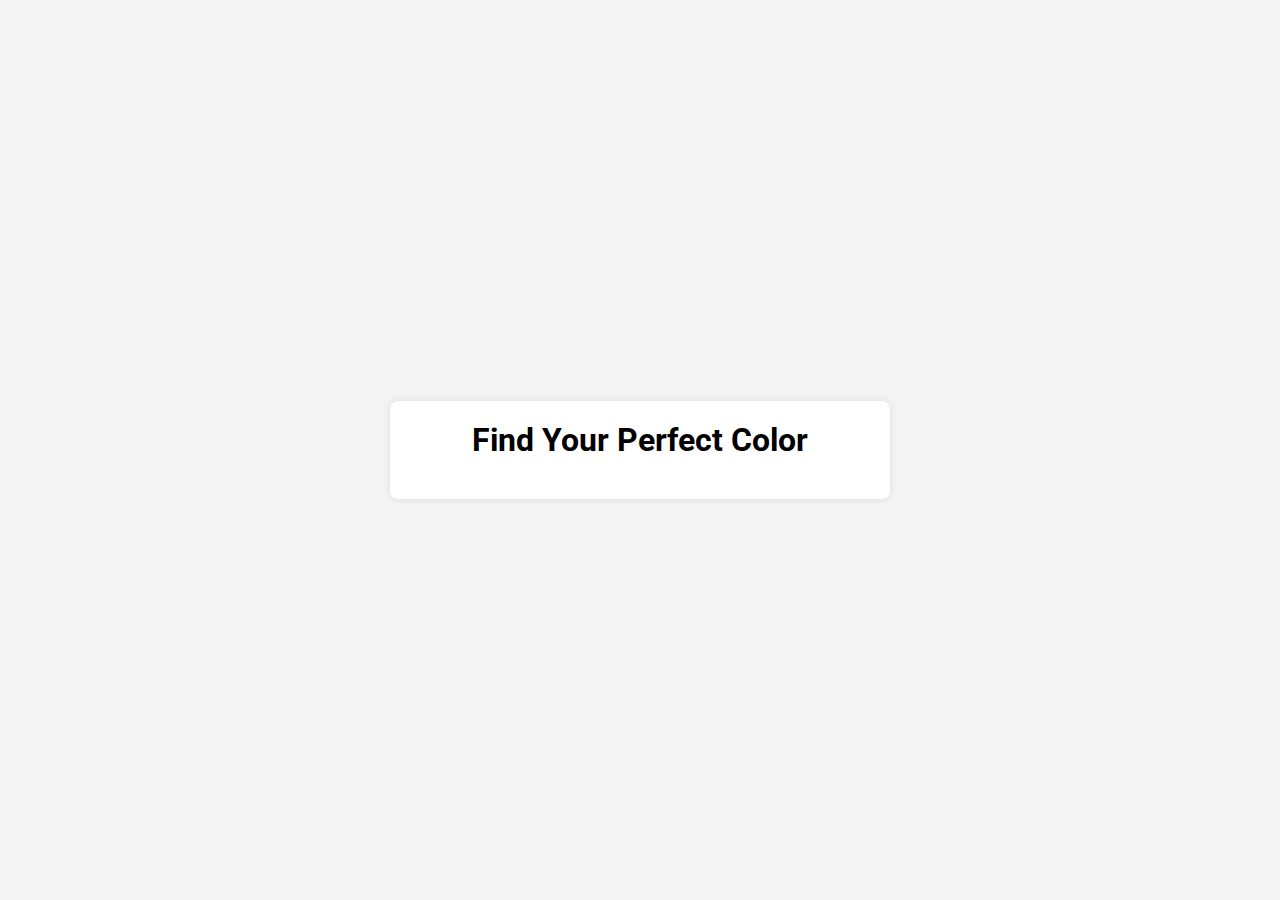
<file: index.html>
<!DOCTYPE html>
<html lang="en">
<head>
  <meta charset="UTF-8" />
  <meta name="viewport" content="width=device-width, initial-scale=1.0" />
  <title>Perfect Color Finder (Enhanced & Dynamic Steps)</title>
  <!-- Load Roboto from Google Fonts -->
  <link href="https://fonts.googleapis.com/css2?family=Roboto:wght@400;700&display=swap" rel="stylesheet">
  <style>
    /* Reset & Base Styles */
    * { margin: 0; padding: 0; box-sizing: border-box; }
    body {
      font-family: 'Roboto', sans-serif;
      background: #f4f4f4;
      display: flex;
      justify-content: center;
      align-items: center;
      min-height: 100vh;
      padding: 10px;
    }
    .container {
      text-align: center;
      background: white;
      padding: 20px 30px;
      border-radius: 8px;
      box-shadow: 0 0 10px rgba(0,0,0,0.1);
      max-width: 500px;
      width: 100%;
    }
    h1 { margin-bottom: 20px; }
    #content p { margin-bottom: 15px; font-size: 1.1em; }
    .buttons-container {
      display: flex;
      justify-content: center;
      flex-wrap: wrap;
      margin-bottom: 15px;
    }
    .color-button {
      width: 90px;
      height: 90px;
      border: none;
      border-radius: 50%;
      margin: 10px;
      cursor: pointer;
      transition: transform 0.4s ease, box-shadow 0.4s ease;
    }
    .color-button:hover {
      transform: scale(1.1);
      box-shadow: 0 0 10px rgba(0,0,0,0.2);
    }
    .final-color {
      width: 150px;
      height: 150px;
      margin: 20px auto;
      border-radius: 50%;
      border: 3px solid #333;
    }
    button {
      padding: 10px 20px;
      font-size: 1em;
      cursor: pointer;
      border: none;
      border-radius: 5px;
      background: #333;
      color: white;
      transition: background 0.4s ease, transform 0.4s ease;
      margin: 10px;
    }
    button:hover {
      background: #555;
      transform: scale(1.02);
    }
    /* Color box styling */
    #colorPickerContainer { margin-bottom: 15px; }
    #hueSlider {
      width: 300px;
      max-width: 100%;
      margin-bottom: 10px;
      -webkit-appearance: none;
      height: 15px;
      border-radius: 5px;
      background: linear-gradient(to right, red, yellow, lime, cyan, blue, magenta, red);
    }
    #hueSlider::-webkit-slider-thumb {
      -webkit-appearance: none;
      appearance: none;
      width: 15px;
      height: 15px;
      border-radius: 50%;
      background: #fff;
      border: 1px solid #333;
      cursor: pointer;
    }
    #colorBox { cursor: crosshair; border: 1px solid #ccc; border-radius: 5px; }
    /* Progress Bar */
    #progress-container {
      width: 100%;
      background-color: #ddd;
      border-radius: 5px;
      margin-bottom: 15px;
      height: 20px;
    }
    #progress-bar {
      width: 0%;
      height: 100%;
      background-color: #4CAF50;
      border-radius: 5px;
      transition: width 1s ease-in-out;
    }
    /* Fade animations */
    .fade { opacity: 1; transition: opacity 1s ease-in-out; }
    .fade-out { opacity: 0; }
    /* Hidden canvas for share image */
    #shareCanvas { display: none; }
    /* Responsive adjustments */
    @media (max-width: 500px) {
      .container { padding: 15px 20px; }
      #hueSlider { width: 100%; }
    }
  </style>
</head>
<body>
  <div class="container">
    <h1>Find Your Perfect Color</h1>
    <div id="content" class="fade"></div>
  </div>
  
  <!-- Hidden canvas used to create the shareable photo -->
  <canvas id="shareCanvas" width="500" height="500"></canvas>
  
  <script>
    /**********************
     * GLOBAL VARIABLES
     **********************/
    let currentCandidate = ""; // Current chosen HEX color.
    let roundIndex = 0;
    const minRounds = 7;         // Minimum rounds before checking termination (changed to 7).
    const maxRounds = 15;        // Maximum rounds allowed.
    const refinementThreshold = 3; // If ΔE between rounds is below this, stop refining.
    let predictedTotalRounds = maxRounds; // Predicted total rounds (updated dynamically).
    const baseDecayFactor = 1.5; // Base decay for candidate perturbation.
    const historyStack = [];
    
    const contentDiv = document.getElementById('content');
    const canvasSize = 300;
    
    /**********************
     * UTILITY FUNCTIONS
     **********************/
    function clamp(value, min, max) { return Math.min(Math.max(value, min), max); }
    function randomInt(min, max) { return Math.floor(Math.random() * (max - min + 1)) + min; }
    function randomFloat(min, max) { return Math.random() * (max - min) + min; }
    
    function hexToRgb(hex) {
      const r = parseInt(hex.slice(1,3), 16);
      const g = parseInt(hex.slice(3,5), 16);
      const b = parseInt(hex.slice(5,7), 16);
      return { r, g, b };
    }
    function rgbToHex({ r, g, b }) {
      const toHex = c => { let hex = c.toString(16); return hex.length === 1 ? '0'+hex : hex; };
      return '#' + toHex(r) + toHex(g) + toHex(b);
    }
    
    /**********************
     * HSV to RGB Conversion (for the color box)
     **********************/
    function hsvToRgb(h, s, v) {
      let c = v * s;
      let x = c * (1 - Math.abs(((h/60) % 2) - 1));
      let m = v - c;
      let r, g, b;
      if (h < 60) { r = c; g = x; b = 0; }
      else if (h < 120) { r = x; g = c; b = 0; }
      else if (h < 180) { r = 0; g = c; b = x; }
      else if (h < 240) { r = 0; g = x; b = c; }
      else if (h < 300) { r = x; g = 0; b = c; }
      else { r = c; g = 0; b = x; }
      return { r: Math.round((r+m)*255), g: Math.round((g+m)*255), b: Math.round((b+m)*255) };
    }
    
    /**********************
     * CIELAB CONVERSION FUNCTIONS
     **********************/
    function rgbToLab(rgb) {
      let r = rgb.r/255, g = rgb.g/255, b = rgb.b/255;
      r = (r > 0.04045) ? Math.pow((r+0.055)/1.055, 2.4) : r/12.92;
      g = (g > 0.04045) ? Math.pow((g+0.055)/1.055, 2.4) : g/12.92;
      b = (b > 0.04045) ? Math.pow((b+0.055)/1.055, 2.4) : b/12.92;
      let X = r*0.4124 + g*0.3576 + b*0.1805;
      let Y = r*0.2126 + g*0.7152 + b*0.0722;
      let Z = r*0.0193 + g*0.1192 + b*0.9505;
      X /= 0.95047; Z /= 1.08883;
      function f(t){ return t>0.008856 ? Math.pow(t,1/3) : (7.787*t+16/116); }
      const fx = f(X), fy = f(Y), fz = f(Z);
      const L = (Y>0.008856) ? (116*fy-16) : (903.3*Y);
      const a = 500*(fx-fy);
      const b_val = 200*(fy-fz);
      return { L, a, b: b_val };
    }
    function labToRgb(lab) {
      let { L, a, b } = lab;
      let y = (L+16)/116, x = a/500+y, z = y - b/200;
      function fInv(t){ return (t*t*t>0.008856) ? t*t*t : ((t-16/116)/7.787); }
      let X = fInv(x)*0.95047, Y = fInv(y)*1.00000, Z = fInv(z)*1.08883;
      let r = X*3.2406 + Y*(-1.5372) + Z*(-0.4986);
      let g = X*(-0.9689) + Y*1.8758 + Z*0.0415;
      let b_val = X*0.0557 + Y*(-0.2040) + Z*1.0570;
      function gammaCorrect(c){ c = c<=0.0031308 ? 12.92*c : 1.055*Math.pow(c,1/2.4)-0.055; return clamp(Math.round(c*255),0,255); }
      return { r: gammaCorrect(r), g: gammaCorrect(g), b: gammaCorrect(b_val) };
    }
    
    /**********************
     * Advanced ΔE Calculation (Simplified CIEDE2000)
     **********************/
    function deltaE2000(lab1, lab2) {
      const dL = lab2.L - lab1.L;
      const da = lab2.a - lab1.a;
      const db = lab2.b - lab1.b;
      return Math.sqrt(dL*dL + da*da + db*db);
    }
    
    /**********************
     * PREDICT TOTAL ROUNDS BASED ON INITIAL COLOR
     **********************/
    function predictTotalRounds(initialCandidate) {
      // Use the LAB a and b values (colorfulness) to predict total rounds.
      const lab = rgbToLab(hexToRgb(initialCandidate));
      const abMag = Math.sqrt(lab.a * lab.a + lab.b * lab.b);
      // Heuristic: abMag = 0 (neutral) => minRounds; abMag = 150 (very saturated) => maxRounds.
      const predicted = Math.round(minRounds + (abMag / 150) * (maxRounds - minRounds));
      return Math.max(minRounds, Math.min(predicted, maxRounds));
    }
    
    /**********************
     * DYNAMIC CANDIDATE GENERATION IN CIELAB SPACE
     **********************/
    function generateCandidateLabDynamic(currentLab, roundIndex) {
      let LDelta = 15 / Math.pow(baseDecayFactor, roundIndex);
      let aDelta = 20 / Math.pow(baseDecayFactor, roundIndex);
      let bDelta = 20 / Math.pow(baseDecayFactor, roundIndex);
      const targetDelta = 10;
      const tolerance = 2;
      let candidate, deltaE;
      const maxAttempts = 10;
      for(let attempt = 0; attempt < maxAttempts; attempt++){
        candidate = {
          L: clamp(currentLab.L + randomFloat(-LDelta, LDelta), 0, 100),
          a: clamp(currentLab.a + randomFloat(-aDelta, aDelta), -128, 127),
          b: clamp(currentLab.b + randomFloat(-bDelta, bDelta), -128, 127)
        };
        deltaE = deltaE2000(candidate, currentLab);
        if(Math.abs(deltaE - targetDelta) < tolerance) break;
        else if(deltaE < targetDelta){ LDelta *= 1.1; aDelta *= 1.1; bDelta *= 1.1; }
        else { LDelta *= 0.9; aDelta *= 0.9; bDelta *= 0.9; }
      }
      return candidate;
    }
    
    /**********************
     * ARRAY SHUFFLE (Fisher-Yates)
     **********************/
    function shuffleArray(array) {
      for(let i = array.length - 1; i > 0; i--){
        const j = randomInt(0, i);
        [array[i], array[j]] = [array[j], array[i]];
      }
      return array;
    }
    
    /**********************
     * FADE TRANSITION HELPER
     **********************/
    function fadeTransition(newContentFunction) {
      contentDiv.classList.add('fade-out');
      setTimeout(() => { newContentFunction(); contentDiv.classList.remove('fade-out'); }, 800);
    }
    
    /**********************
     * UPDATE PROGRESS DISPLAY
     **********************/
    function updateProgressDisplay() {
      const progressText = `Round ${roundIndex+1} of ${predictedTotalRounds}: Which option looks best?`;
      const progressParagraph = document.getElementById('progress-text');
      if(progressParagraph) {
        progressParagraph.textContent = progressText;
      }
      const progressBar = document.getElementById('progress-bar');
      if(progressBar) {
        progressBar.style.width = `${(roundIndex/predictedTotalRounds)*100}%`;
      }
    }
    
    /**********************
     * STAGE: COLOR BOX SELECTION
     **********************/
    function displayColorBox() {
      fadeTransition(() => {
        contentDiv.innerHTML = `
          <p>Choose your starting color:</p>
          <div id="colorPickerContainer">
            <input type="range" id="hueSlider" min="0" max="360" value="0" />
            <br/>
            <canvas id="colorBox" width="${canvasSize}" height="${canvasSize}"></canvas>
          </div>
          <p>Click on the box to select a color (adjust saturation and brightness).</p>
        `;
        const hueSlider = document.getElementById('hueSlider');
        const colorBox = document.getElementById('colorBox');
        drawColorBox(colorBox, hueSlider.value);
        hueSlider.addEventListener('input', () => { drawColorBox(colorBox, hueSlider.value); });
        colorBox.addEventListener('click', event => {
          const rect = colorBox.getBoundingClientRect();
          const x = event.clientX - rect.left, y = event.clientY - rect.top;
          const s = x / canvasSize, v = 1 - y / canvasSize;
          const h = parseFloat(hueSlider.value);
          const rgb = hsvToRgb(h, s, v);
          currentCandidate = rgbToHex(rgb);
          roundIndex = 0;
          historyStack.length = 0;
          // Predict the total rounds based on the initial candidate.
          predictedTotalRounds = predictTotalRounds(currentCandidate);
          displayRound();
        });
      });
    }
    
    function drawColorBox(canvas, hue) {
      const ctx = canvas.getContext('2d');
      const imageData = ctx.createImageData(canvas.width, canvas.height);
      for(let y = 0; y < canvas.height; y++){
        for(let x = 0; x < canvas.width; x++){
          const s = x / canvas.width, v = 1 - y / canvas.height;
          const { r, g, b } = hsvToRgb(hue, s, v);
          const index = (y * canvas.width + x) * 4;
          imageData.data[index] = r;
          imageData.data[index+1] = g;
          imageData.data[index+2] = b;
          imageData.data[index+3] = 255;
        }
      }
      ctx.putImageData(imageData, 0, 0);
    }
    
    /**********************
     * STAGE: ROUNDS (Dynamic Candidate Generation with Dynamic Total)
     **********************/
    function displayRound() {
      // Check for dynamic termination if we've completed at least minRounds.
      if(roundIndex >= minRounds && historyStack.length > 0) {
        const prevCandidate = historyStack[historyStack.length - 1].candidate;
        const diff = deltaE2000(rgbToLab(hexToRgb(currentCandidate)), rgbToLab(hexToRgb(prevCandidate)));
        if(diff < refinementThreshold) {
          predictedTotalRounds = roundIndex;
          displayFinalResult();
          return;
        }
      }
      // If we've reached maxRounds, finish.
      if(roundIndex >= maxRounds) {
        predictedTotalRounds = maxRounds;
        displayFinalResult();
        return;
      }
      
      // Otherwise, continue with the round.
      // predictedTotalRounds remains as predicted from the initial candidate until termination.
      
      const currentRGB = hexToRgb(currentCandidate);
      const currentLab = rgbToLab(currentRGB);
      const candidate1Lab = generateCandidateLabDynamic(currentLab, roundIndex);
      const candidate2Lab = generateCandidateLabDynamic(currentLab, roundIndex);
      const candidate1Hex = rgbToHex(labToRgb(candidate1Lab));
      const candidate2Hex = rgbToHex(labToRgb(candidate2Lab));
      const options = [
        { hex: currentCandidate, label: "Keep Current" },
        { hex: candidate1Hex, label: "New Option" },
        { hex: candidate2Hex, label: "New Option" }
      ];
      shuffleArray(options);
      fadeTransition(() => {
        contentDiv.innerHTML = `
          <p id="progress-text">Round ${roundIndex+1} of ${predictedTotalRounds}: Which option looks best?</p>
          <div id="progress-container">
            <div id="progress-bar" style="width:${(roundIndex/predictedTotalRounds)*100}%"></div>
          </div>
        `;
        const buttonsContainer = document.createElement('div');
        buttonsContainer.classList.add('buttons-container');
        options.forEach(option => {
          const btn = document.createElement('button');
          btn.classList.add('color-button');
          btn.style.backgroundColor = option.hex;
          btn.addEventListener('click', () => {
            historyStack.push({ candidate: currentCandidate, round: roundIndex });
            currentCandidate = option.hex;
            roundIndex++;
            displayRound();
          });
          buttonsContainer.appendChild(btn);
        });
        contentDiv.appendChild(buttonsContainer);
        const backButton = document.createElement('button');
        backButton.id = "back";
        backButton.textContent = "Back";
        backButton.addEventListener('click', () => {
          if(historyStack.length > 0){
            const prev = historyStack.pop();
            currentCandidate = prev.candidate;
            roundIndex = prev.round;
            displayRound();
          } else { displayColorBox(); }
        });
        contentDiv.appendChild(backButton);
        updateProgressDisplay();
      });
    }
    
    /**********************
     * STAGE: FINAL RESULT (Save & Share Photo)
     **********************/
    function displayFinalResult() {
      localStorage.setItem("lastColor", currentCandidate);
      fadeTransition(() => {
        contentDiv.innerHTML = `
          <p class="result">Your perfect color is:</p>
          <div class="final-color" style="background-color: ${currentCandidate};"></div>
          <p>Hex Code: ${currentCandidate}</p>
          <button id="share">Share</button>
          <button id="restart">Try Again</button>
        `;
        document.getElementById('restart').addEventListener('click', resetAll);
        document.getElementById('share').addEventListener('click', shareColorPhoto);
      });
    }
    
    /**********************
     * SHARE PHOTO FUNCTIONALITY (Enhanced Image with Watermark)
     **********************/
    function shareColorPhoto() {
      const shareCanvas = document.getElementById('shareCanvas');
      const ctx = shareCanvas.getContext('2d');
      shareCanvas.width = 500;
      shareCanvas.height = 500;
      
      // Create a pleasing radial background gradient
      const bgGradient = ctx.createRadialGradient(250, 250, 50, 250, 250, 250);
      bgGradient.addColorStop(0, "#fdfbfb");
      bgGradient.addColorStop(1, "#e9ecef");
      ctx.fillStyle = bgGradient;
      ctx.fillRect(0, 0, 500, 500);
      
      // Draw a softly shadowed circle with the perfect color
      ctx.save();
      ctx.shadowColor = "rgba(0,0,0,0.3)";
      ctx.shadowBlur = 20;
      ctx.shadowOffsetX = 0;
      ctx.shadowOffsetY = 10;
      ctx.beginPath();
      ctx.arc(250, 200, 120, 0, 2 * Math.PI);
      ctx.fillStyle = currentCandidate;
      ctx.fill();
      ctx.lineWidth = 5;
      ctx.strokeStyle = "#333";
      ctx.stroke();
      ctx.restore();
      
      // Write the title text
      ctx.font = "bold 32px 'Roboto', sans-serif";
      ctx.fillStyle = "#333";
      ctx.textAlign = "center";
      ctx.fillText("My Perfect Color", 250, 360);
      
      // Write the HEX code below
      ctx.font = "28px 'Roboto', sans-serif";
      ctx.fillStyle = "#555";
      ctx.fillText(currentCandidate, 250, 410);
      
      // Add a watermark with link in the bottom right corner
      ctx.font = "16px 'Roboto', sans-serif";
      ctx.fillStyle = "rgba(0, 0, 0, 0.3)";
      ctx.textAlign = "right";
      ctx.fillText("Perfect Color - shuffles45.github.io/Perfect-Color", 490, 490);
      
      // Convert canvas to blob and share or download
      shareCanvas.toBlob(blob => {
        const file = new File([blob], "perfect_color.png", { type: "image/png" });
        if(navigator.canShare && navigator.canShare({ files: [file] })){
          navigator.share({
            title: "My Perfect Color",
            text: `I found my perfect color: ${currentCandidate}`,
            files: [file]
          }).catch(console.error);
        } else {
          const a = document.createElement("a");
          a.href = URL.createObjectURL(blob);
          a.download = "perfect_color.png";
          a.click();
        }
      });
    }
    
    /**********************
     * RESET FUNCTION
     **********************/
    function resetAll() {
      currentCandidate = "";
      roundIndex = 0;
      historyStack.length = 0;
      displayColorBox();
    }
    
    /**********************
     * INITIALIZE APP
     **********************/
    // Directly start at the color box selection (preferences removed)
    displayColorBox();
  </script>
</body>
</html>
</file>
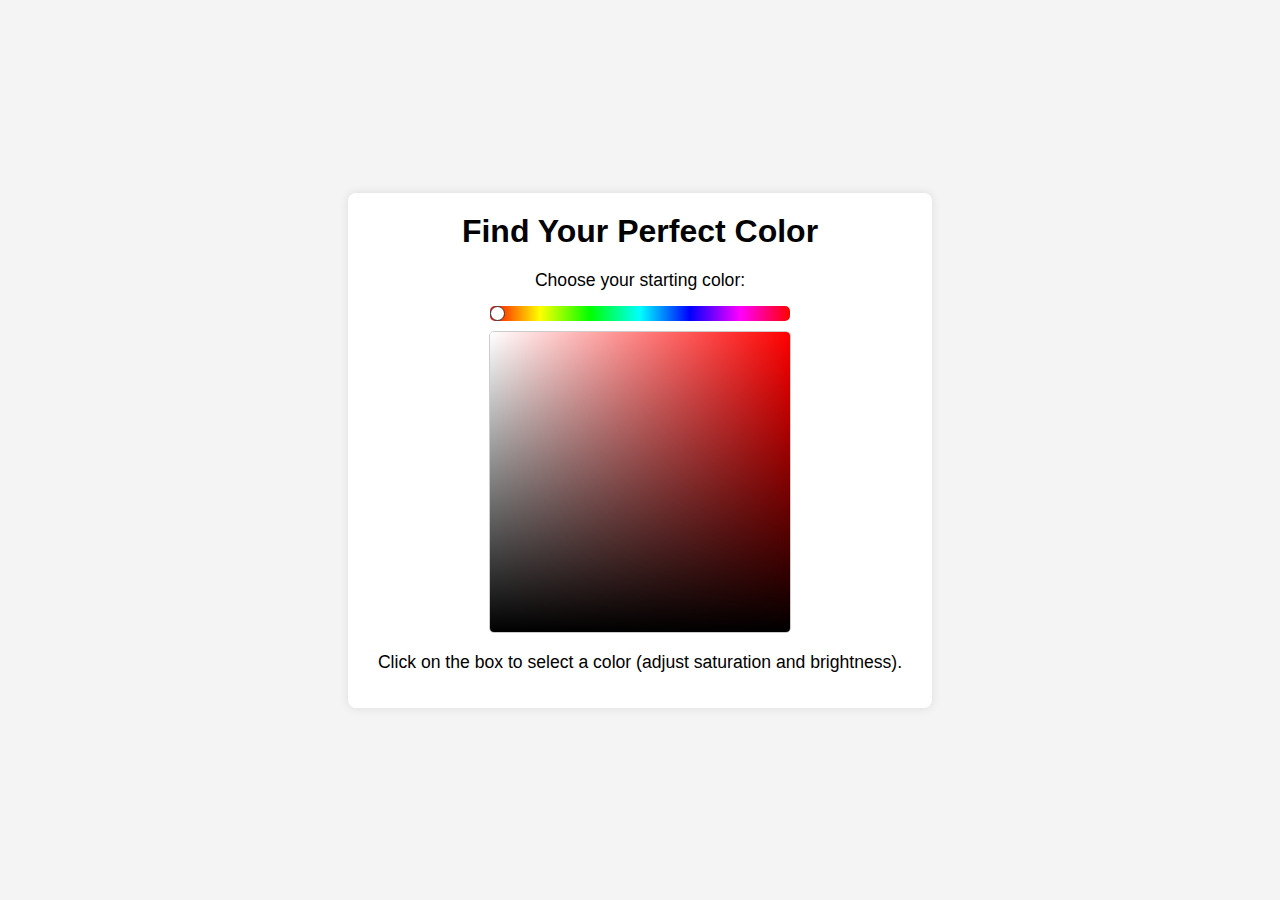
<file: Color.html>
<!DOCTYPE html>
<html lang="en">
<head>
  <meta charset="UTF-8" />
  <meta name="viewport" content="width=device-width, initial-scale=1.0" />
  <title>Perfect Color Finder (Color Box)</title>
  <style>
    /* Reset & Base Styles */
    * {
      margin: 0;
      padding: 0;
      box-sizing: border-box;
    }
    body {
      font-family: Arial, sans-serif;
      background: #f4f4f4;
      display: flex;
      justify-content: center;
      align-items: center;
      min-height: 100vh;
    }
    .container {
      text-align: center;
      background: white;
      padding: 20px 30px;
      border-radius: 8px;
      box-shadow: 0 0 10px rgba(0, 0, 0, 0.1);
    }
    h1 {
      margin-bottom: 20px;
    }
    #content p {
      margin-bottom: 15px;
      font-size: 1.1em;
    }
    .buttons-container {
      display: flex;
      justify-content: center;
      flex-wrap: wrap;
      margin-bottom: 15px;
    }
    .color-button {
      width: 100px;
      height: 100px;
      border: none;
      border-radius: 50%;
      margin: 10px;
      cursor: pointer;
      transition: transform 0.2s;
    }
    .color-button:hover {
      transform: scale(1.1);
    }
    .final-color {
      width: 150px;
      height: 150px;
      margin: 20px auto;
      border-radius: 50%;
      border: 3px solid #333;
    }
    button#restart, button#back {
      padding: 10px 20px;
      font-size: 1em;
      cursor: pointer;
      border: none;
      border-radius: 5px;
      background: #333;
      color: white;
      transition: background 0.2s;
      margin: 10px;
    }
    button#restart:hover, button#back:hover {
      background: #555;
    }
    /* Color box styling */
    #colorPickerContainer {
      margin-bottom: 15px;
    }
    #hueSlider {
      width: 300px;
      margin-bottom: 10px;
      -webkit-appearance: none;
      height: 15px;
      border-radius: 5px;
      background: linear-gradient(to right, 
        red, yellow, lime, cyan, blue, magenta, red);
    }
    #hueSlider::-webkit-slider-thumb {
      -webkit-appearance: none;
      appearance: none;
      width: 15px;
      height: 15px;
      border-radius: 50%;
      background: #fff;
      border: 1px solid #333;
      cursor: pointer;
    }
    #colorBox {
      cursor: crosshair;
      border: 1px solid #ccc;
      border-radius: 5px;
    }
  </style>
</head>
<body>
  <div class="container">
    <h1>Find Your Perfect Color</h1>
    <div id="content"></div>
  </div>
  
  <script>
    /**********************
     * GLOBAL VARIABLES
     **********************/
    let currentCandidate = ""; // The current chosen HEX color.
    let zoomRoundIndex = 0;
    const numZoomRounds = 8;  // Total zoom rounds.
    const decayFactor = 1.5;  // How quickly the variation decreases.
    // History stack for back button functionality.
    const historyStack = [];
    
    const contentDiv = document.getElementById('content');
    
    // Canvas settings for the color box.
    const canvasSize = 300;
    
    /**********************
     * UTILITY FUNCTIONS
     **********************/
    function clamp(value, min, max) {
      return Math.min(Math.max(value, min), max);
    }
    
    function randomInt(min, max) {
      return Math.floor(Math.random() * (max - min + 1)) + min;
    }
    
    function randomFloat(min, max) {
      return Math.random() * (max - min) + min;
    }
    
    function hexToRgb(hex) {
      const r = parseInt(hex.slice(1, 3), 16);
      const g = parseInt(hex.slice(3, 5), 16);
      const b = parseInt(hex.slice(5, 7), 16);
      return { r, g, b };
    }
    
    function rgbToHex({ r, g, b }) {
      const toHex = (c) => {
        const hex = c.toString(16);
        return hex.length === 1 ? '0' + hex : hex;
      };
      return '#' + toHex(r) + toHex(g) + toHex(b);
    }
    
    /**********************
     * HSV to RGB Conversion (for the color box)
     **********************/
    function hsvToRgb(h, s, v) {
      let c = v * s;
      let x = c * (1 - Math.abs(((h / 60) % 2) - 1));
      let m = v - c;
      let r, g, b;
      if (h < 60) { r = c; g = x; b = 0; }
      else if (h < 120) { r = x; g = c; b = 0; }
      else if (h < 180) { r = 0; g = c; b = x; }
      else if (h < 240) { r = 0; g = x; b = c; }
      else if (h < 300) { r = x; g = 0; b = c; }
      else { r = c; g = 0; b = x; }
      return { r: Math.round((r + m) * 255), g: Math.round((g + m) * 255), b: Math.round((b + m) * 255) };
    }
    
    /**********************
     * CIELAB CONVERSION FUNCTIONS
     **********************/
    function rgbToLab(rgb) {
      let r = rgb.r / 255, g = rgb.g / 255, b = rgb.b / 255;
      r = (r > 0.04045) ? Math.pow((r + 0.055) / 1.055, 2.4) : (r / 12.92);
      g = (g > 0.04045) ? Math.pow((g + 0.055) / 1.055, 2.4) : (g / 12.92);
      b = (b > 0.04045) ? Math.pow((b + 0.055) / 1.055, 2.4) : (b / 12.92);
      let X = r * 0.4124 + g * 0.3576 + b * 0.1805;
      let Y = r * 0.2126 + g * 0.7152 + b * 0.0722;
      let Z = r * 0.0193 + g * 0.1192 + b * 0.9505;
      X = X / 0.95047;
      Y = Y / 1.00000;
      Z = Z / 1.08883;
      function f(t) {
        return t > 0.008856 ? Math.pow(t, 1 / 3) : (7.787 * t + 16 / 116);
      }
      const fx = f(X), fy = f(Y), fz = f(Z);
      const L = (Y > 0.008856) ? (116 * fy - 16) : (903.3 * Y);
      const a = 500 * (fx - fy);
      const b_val = 200 * (fy - fz);
      return { L, a, b: b_val };
    }
    
    function labToRgb(lab) {
      let { L, a, b } = lab;
      let y = (L + 16) / 116;
      let x = a / 500 + y;
      let z = y - b / 200;
      function fInv(t) {
        return (t * t * t > 0.008856) ? t * t * t : ((t - 16 / 116) / 7.787);
      }
      let X = fInv(x) * 0.95047;
      let Y = fInv(y) * 1.00000;
      let Z = fInv(z) * 1.08883;
      let r = X * 3.2406 + Y * -1.5372 + Z * -0.4986;
      let g = X * -0.9689 + Y * 1.8758 + Z * 0.0415;
      let b_val = X * 0.0557 + Y * -0.2040 + Z * 1.0570;
      function gammaCorrect(c) {
        c = c <= 0.0031308 ? 12.92 * c : 1.055 * Math.pow(c, 1 / 2.4) - 0.055;
        return clamp(Math.round(c * 255), 0, 255);
      }
      return { r: gammaCorrect(r), g: gammaCorrect(g), b: gammaCorrect(b_val) };
    }
    
    /**********************
     * CANDIDATE GENERATION IN CIELAB SPACE
     **********************/
    function generateCandidateLab(currentLab, roundIndex) {
      const LDelta = Math.max(1, 15 / Math.pow(decayFactor, roundIndex));
      const aDelta = Math.max(1, 20 / Math.pow(decayFactor, roundIndex));
      const bDelta = Math.max(1, 20 / Math.pow(decayFactor, roundIndex));
      
      let newL = clamp(currentLab.L + randomFloat(-LDelta, LDelta), 0, 100);
      let newA = clamp(currentLab.a + randomFloat(-aDelta, aDelta), -128, 127);
      let newB = clamp(currentLab.b + randomFloat(-bDelta, bDelta), -128, 127);
      return { L: newL, a: newA, b: newB };
    }
    
    function shuffleArray(array) {
      for (let i = array.length - 1; i > 0; i--) {
        const j = randomInt(0, i);
        [array[i], array[j]] = [array[j], array[i]];
      }
      return array;
    }
    
    /**********************
     * STAGE 1: COLOR BOX SELECTION
     **********************/
    function displayColorBox() {
      contentDiv.innerHTML = `
        <p>Choose your starting color:</p>
        <div id="colorPickerContainer">
          <input type="range" id="hueSlider" min="0" max="360" value="0" />
          <br/>
          <canvas id="colorBox" width="${canvasSize}" height="${canvasSize}"></canvas>
        </div>
        <p>Click on the box to select a color (adjust saturation and brightness).</p>
      `;
    
      const hueSlider = document.getElementById('hueSlider');
      const colorBox = document.getElementById('colorBox');
    
      drawColorBox(colorBox, hueSlider.value);
    
      hueSlider.addEventListener('input', () => {
        drawColorBox(colorBox, hueSlider.value);
      });
    
      colorBox.addEventListener('click', (event) => {
        const rect = colorBox.getBoundingClientRect();
        const x = event.clientX - rect.left;
        const y = event.clientY - rect.top;
        const s = x / canvasSize;            // Saturation (0 to 1)
        const v = 1 - y / canvasSize;          // Value (1 to 0)
        const h = parseFloat(hueSlider.value);
        const rgb = hsvToRgb(h, s, v);
        currentCandidate = rgbToHex(rgb);
        zoomRoundIndex = 0;
        historyStack.length = 0; // Clear history.
        displayZoomRound();
      });
    }
    
    function drawColorBox(canvas, hue) {
      const ctx = canvas.getContext('2d');
      const imageData = ctx.createImageData(canvas.width, canvas.height);
      for (let y = 0; y < canvas.height; y++) {
        for (let x = 0; x < canvas.width; x++) {
          const s = x / canvas.width;
          const v = 1 - y / canvas.height;
          const { r, g, b } = hsvToRgb(hue, s, v);
          const index = (y * canvas.width + x) * 4;
          imageData.data[index] = r;
          imageData.data[index + 1] = g;
          imageData.data[index + 2] = b;
          imageData.data[index + 3] = 255;
        }
      }
      ctx.putImageData(imageData, 0, 0);
    }
    
    /**********************
     * STAGE 2: ZOOM ROUNDS (Using CIELAB)
     **********************/
    function displayZoomRound() {
      if (zoomRoundIndex >= numZoomRounds) {
        displayFinalZoom();
        return;
      }
      const currentRGB = hexToRgb(currentCandidate);
      const currentLab = rgbToLab(currentRGB);
      const candidate1Lab = generateCandidateLab(currentLab, zoomRoundIndex);
      const candidate2Lab = generateCandidateLab(currentLab, zoomRoundIndex);
      const candidate1Hex = rgbToHex(labToRgb(candidate1Lab));
      const candidate2Hex = rgbToHex(labToRgb(candidate2Lab));
    
      const options = [
        { hex: currentCandidate, label: "Keep Current" },
        { hex: candidate1Hex, label: "New Option" },
        { hex: candidate2Hex, label: "New Option" }
      ];
      shuffleArray(options);
    
      contentDiv.innerHTML = `<p>Zoom Round ${zoomRoundIndex + 1} of ${numZoomRounds}: Which option looks best?</p>`;
      const buttonsContainer = document.createElement('div');
      buttonsContainer.classList.add('buttons-container');
    
      options.forEach(option => {
        const btn = document.createElement('button');
        btn.classList.add('color-button');
        btn.style.backgroundColor = option.hex;
        btn.addEventListener('click', () => {
          historyStack.push({ candidate: currentCandidate, round: zoomRoundIndex });
          currentCandidate = option.hex;
          zoomRoundIndex++;
          displayZoomRound();
        });
        buttonsContainer.appendChild(btn);
      });
    
      contentDiv.appendChild(buttonsContainer);
    
      // Always display a Back button.
      const backButton = document.createElement('button');
      backButton.id = "back";
      backButton.textContent = "Back";
      backButton.addEventListener('click', () => {
        if (historyStack.length > 0) {
          const previousState = historyStack.pop();
          currentCandidate = previousState.candidate;
          zoomRoundIndex = previousState.round;
          displayZoomRound();
        } else {
          // If no history exists, return to the color box.
          displayColorBox();
        }
      });
      contentDiv.appendChild(backButton);
    }
    
    /**********************
     * STAGE 3: FINAL RESULT
     **********************/
    function displayFinalZoom() {
      contentDiv.innerHTML = `
        <p class="result">Your perfect color is:</p>
        <div class="final-color" style="background-color: ${currentCandidate};"></div>
        <p>Hex Code: ${currentCandidate}</p>
        <button id="restart">Try Again</button>
      `;
      document.getElementById('restart').addEventListener('click', resetAll);
    }
    
    /**********************
     * RESET FUNCTION
     **********************/
    function resetAll() {
      currentCandidate = "";
      zoomRoundIndex = 0;
      historyStack.length = 0;
      displayColorBox();
    }
    
    /**********************
     * INITIALIZE APP
     **********************/
    displayColorBox();
  </script>
</body>
</html>
</file>
